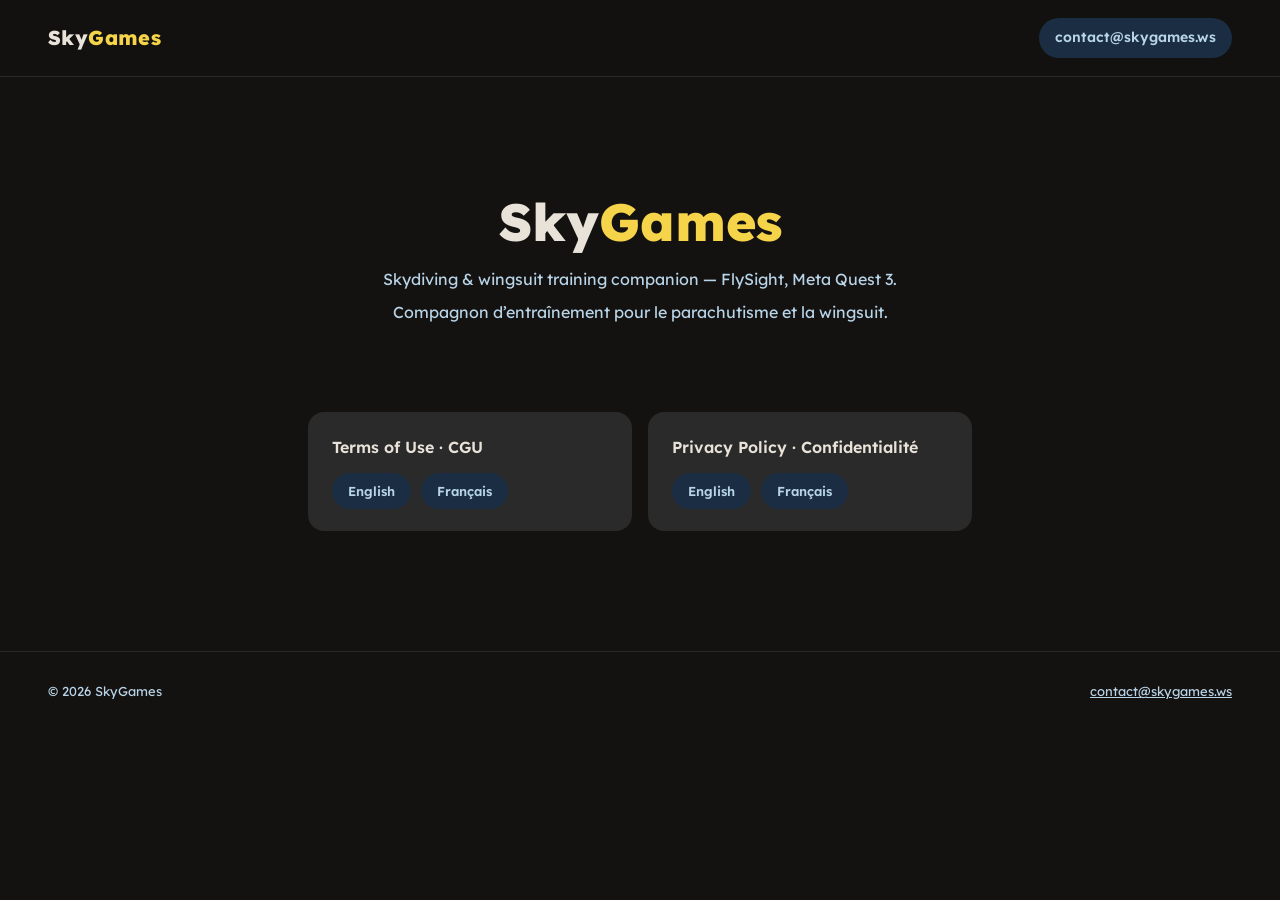
<file: index.html>
<!DOCTYPE html>
<html lang="en">
<head>
  <meta charset="utf-8" />
  <meta name="viewport" content="width=device-width, initial-scale=1" />
  <title>SkyGames</title>
  <meta name="description" content="SkyGames — skydiving and wingsuit training companion. FlySight, Meta Quest 3." />
  <link href="https://fonts.googleapis.com/css2?family=Lexend:wght@400;600;800&display=swap" rel="stylesheet" />
  <link rel="stylesheet" href="style.css" />
</head>
<body>
  <header class="top">
    <a class="brand" href="index.html">Sky<span>Games</span></a>
    <nav>
      <a class="navlink" href="mailto:contact@skygames.ws">contact@skygames.ws</a>
    </nav>
  </header>
  <main>
    <div class="hero">
      <h1>Sky<span>Games</span></h1>
      <p>Skydiving &amp; wingsuit training companion — FlySight, Meta Quest&nbsp;3.</p>
      <p lang="fr">Compagnon d’entraînement pour le parachutisme et la wingsuit.</p>
    </div>
    <div class="docs">
      <div class="doc-card">
        <b>Terms of Use &middot; CGU</b>
        <div class="doc-links">
          <a href="legal/terms-en.html">English</a>
          <a href="legal/terms-fr.html">Français</a>
        </div>
      </div>
      <div class="doc-card">
        <b>Privacy Policy &middot; Confidentialité</b>
        <div class="doc-links">
          <a href="legal/privacy-en.html">English</a>
          <a href="legal/privacy-fr.html">Français</a>
        </div>
      </div>
    </div>
  </main>
  <footer>
    <span>&copy; 2026 SkyGames</span>
    <a href="mailto:contact@skygames.ws">contact@skygames.ws</a>
  </footer>
</body>
</html>
</file>
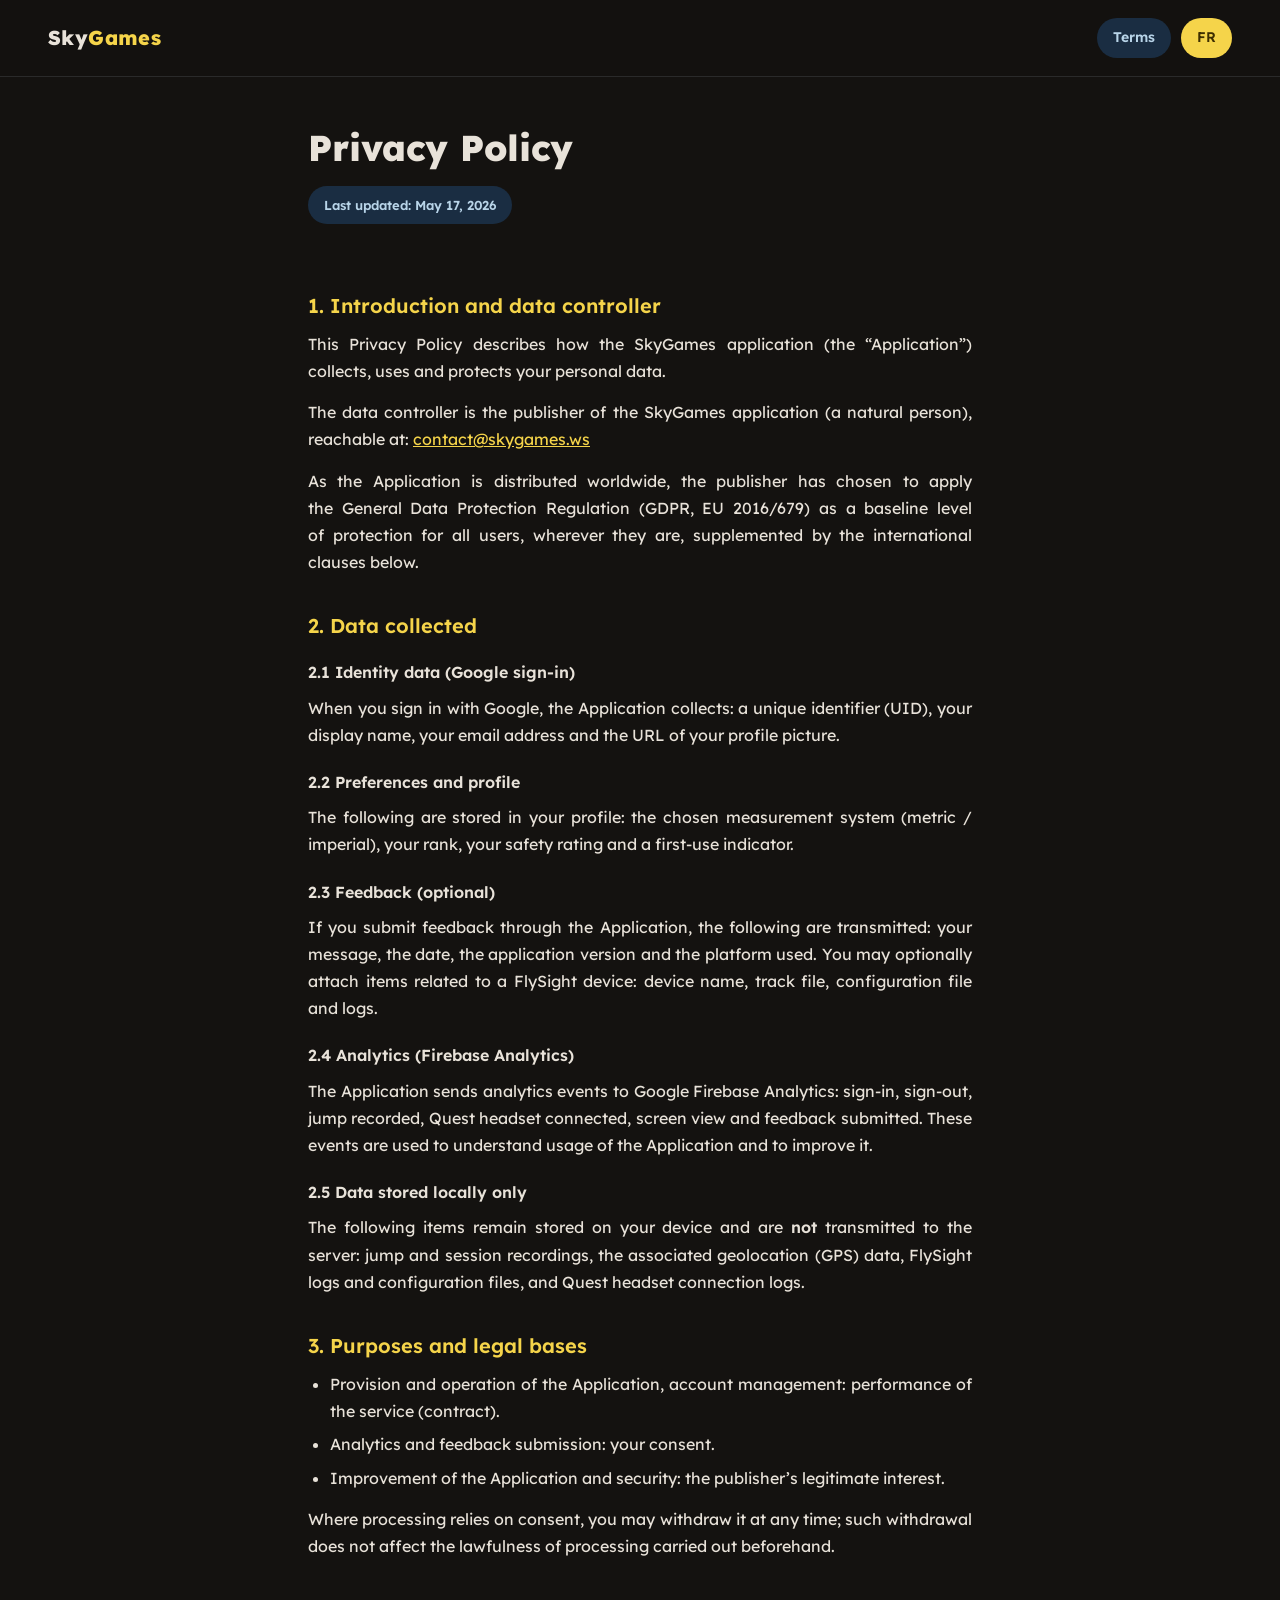
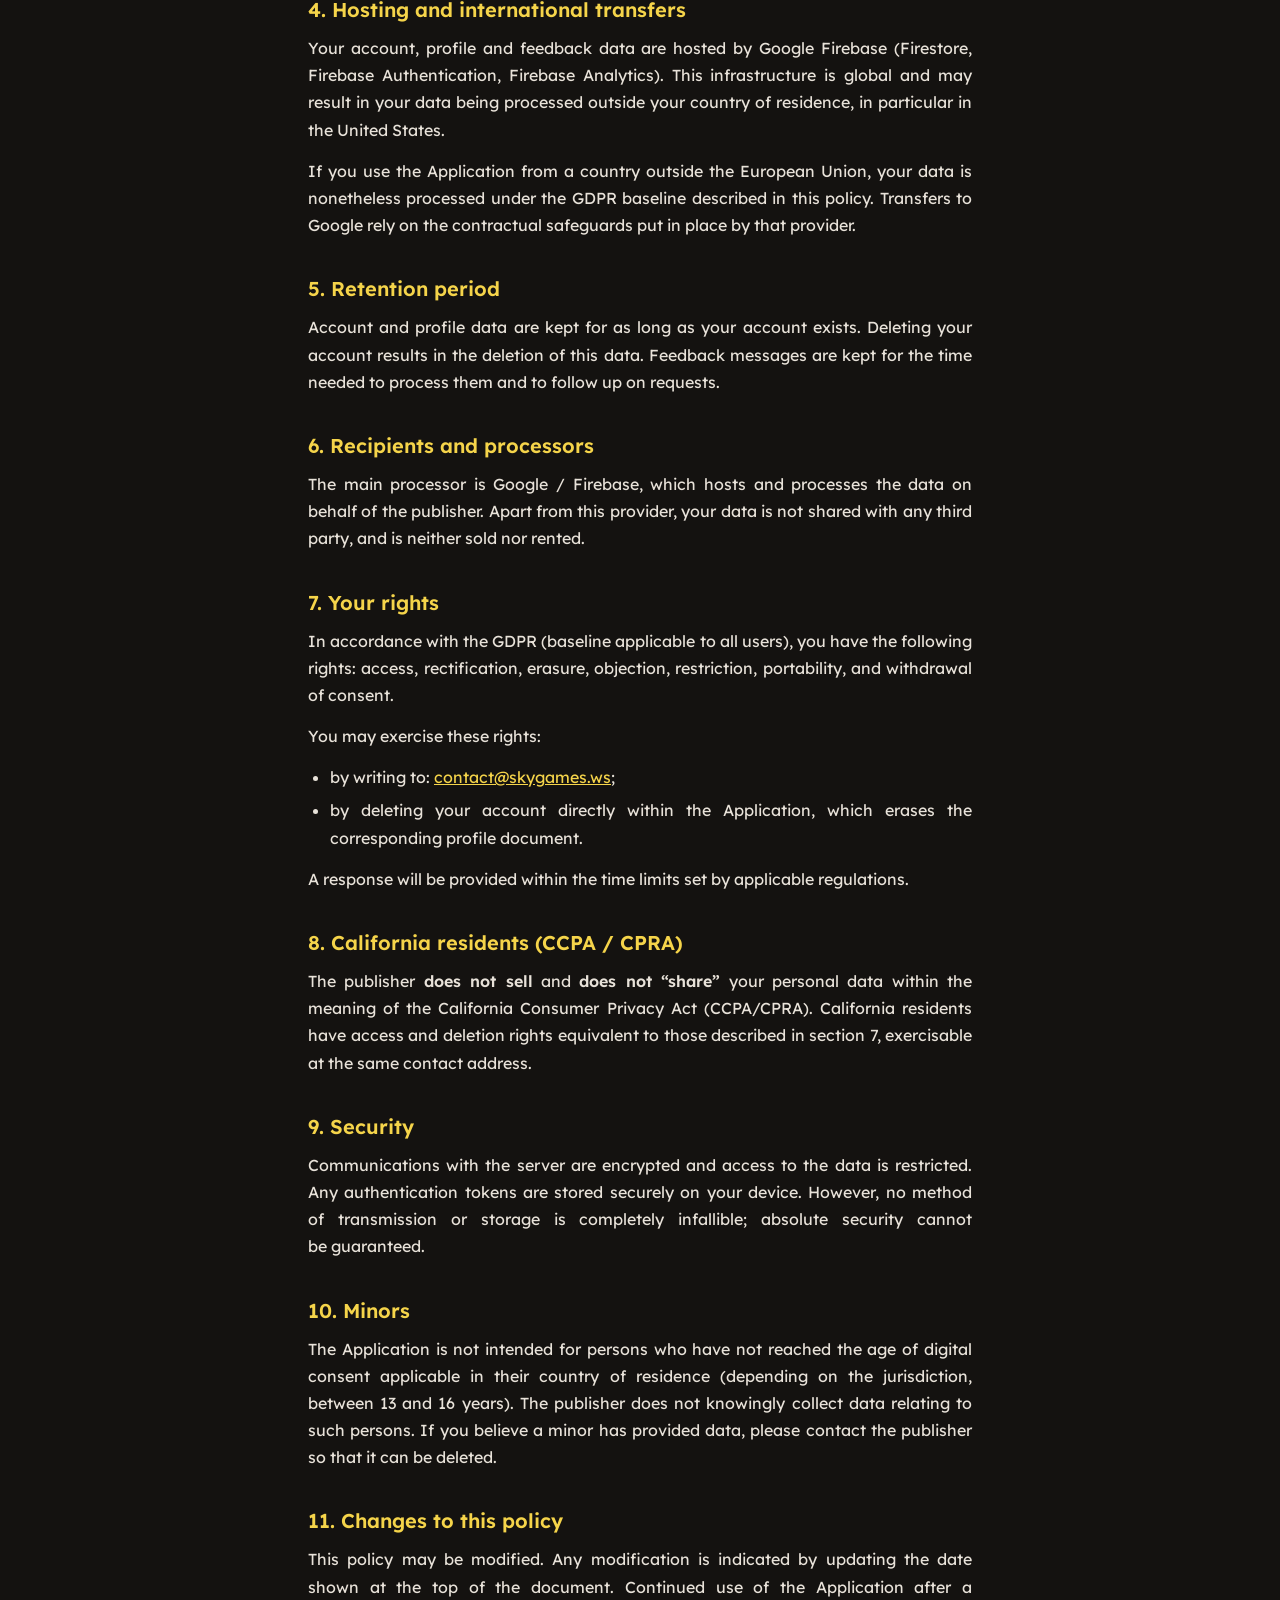
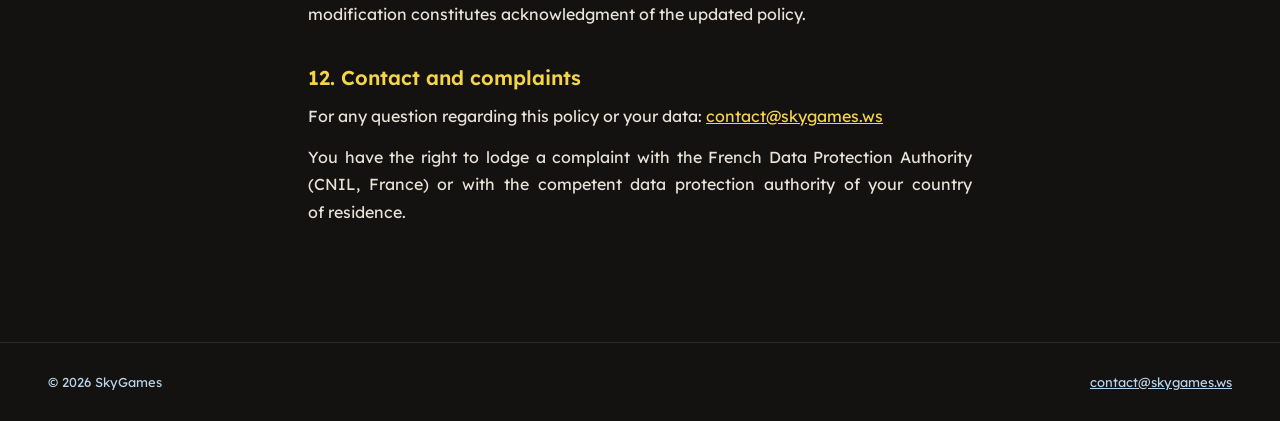
<file: legal/privacy-en.html>
<!DOCTYPE html>
<html lang="en">
<head>
  <meta charset="utf-8" />
  <meta name="viewport" content="width=device-width, initial-scale=1" />
  <title>Privacy Policy — SkyGames</title>
  <link href="https://fonts.googleapis.com/css2?family=Lexend:wght@400;600;800&display=swap" rel="stylesheet" />
  <link rel="stylesheet" href="../style.css" />
</head>
<body>
  <header class="top">
    <a class="brand" href="../index.html">Sky<span>Games</span></a>
    <nav>
      <a class="navlink" href="terms-en.html">Terms</a>
      <a class="lang" href="privacy-fr.html">FR</a>
    </nav>
  </header>
  <main>
    <h1>Privacy Policy</h1>
    <span class="updated">Last updated: May 17, 2026</span>

    <section>
      <h2>1. Introduction and data controller</h2>
      <p>This Privacy Policy describes how the SkyGames application (the “Application”) collects, uses and protects your personal data.</p>
      <p>The data controller is the publisher of the SkyGames application (a natural person), reachable at: <a href="mailto:contact@skygames.ws">contact@skygames.ws</a></p>
      <p>As the Application is distributed worldwide, the publisher has chosen to apply the General Data Protection Regulation (GDPR, EU&nbsp;2016/679) as a baseline level of protection for all users, wherever they are, supplemented by the international clauses below.</p>
    </section>

    <section>
      <h2>2. Data collected</h2>
      <h3>2.1 Identity data (Google sign-in)</h3>
      <p>When you sign in with Google, the Application collects: a unique identifier (UID), your display name, your email address and the URL of your profile picture.</p>
      <h3>2.2 Preferences and profile</h3>
      <p>The following are stored in your profile: the chosen measurement system (metric / imperial), your rank, your safety rating and a first-use indicator.</p>
      <h3>2.3 Feedback (optional)</h3>
      <p>If you submit feedback through the Application, the following are transmitted: your message, the date, the application version and the platform used. You may optionally attach items related to a FlySight device: device name, track file, configuration file and logs.</p>
      <h3>2.4 Analytics (Firebase Analytics)</h3>
      <p>The Application sends analytics events to Google Firebase Analytics: sign-in, sign-out, jump recorded, Quest headset connected, screen view and feedback submitted. These events are used to understand usage of the Application and to improve it.</p>
      <h3>2.5 Data stored locally only</h3>
      <p>The following items remain stored on your device and are <strong>not</strong> transmitted to the server: jump and session recordings, the associated geolocation (GPS) data, FlySight logs and configuration files, and Quest headset connection logs.</p>
    </section>

    <section>
      <h2>3. Purposes and legal bases</h2>
      <ul>
        <li>Provision and operation of the Application, account management: performance of the service (contract).</li>
        <li>Analytics and feedback submission: your consent.</li>
        <li>Improvement of the Application and security: the publisher’s legitimate interest.</li>
      </ul>
      <p>Where processing relies on consent, you may withdraw it at any time; such withdrawal does not affect the lawfulness of processing carried out beforehand.</p>
    </section>

    <section>
      <h2>4. Hosting and international transfers</h2>
      <p>Your account, profile and feedback data are hosted by Google Firebase (Firestore, Firebase Authentication, Firebase Analytics). This infrastructure is global and may result in your data being processed outside your country of residence, in particular in the United States.</p>
      <p>If you use the Application from a country outside the European Union, your data is nonetheless processed under the GDPR baseline described in this policy. Transfers to Google rely on the contractual safeguards put in place by that provider.</p>
    </section>

    <section>
      <h2>5. Retention period</h2>
      <p>Account and profile data are kept for as long as your account exists. Deleting your account results in the deletion of this data. Feedback messages are kept for the time needed to process them and to follow up on requests.</p>
    </section>

    <section>
      <h2>6. Recipients and processors</h2>
      <p>The main processor is Google / Firebase, which hosts and processes the data on behalf of the publisher. Apart from this provider, your data is not shared with any third party, and is neither sold nor rented.</p>
    </section>

    <section>
      <h2>7. Your rights</h2>
      <p>In accordance with the GDPR (baseline applicable to all users), you have the following rights: access, rectification, erasure, objection, restriction, portability, and withdrawal of consent.</p>
      <p>You may exercise these rights:</p>
      <ul>
        <li>by writing to: <a href="mailto:contact@skygames.ws">contact@skygames.ws</a>;</li>
        <li>by deleting your account directly within the Application, which erases the corresponding profile document.</li>
      </ul>
      <p>A response will be provided within the time limits set by applicable regulations.</p>
    </section>

    <section>
      <h2>8. California residents (CCPA / CPRA)</h2>
      <p>The publisher <strong>does not sell</strong> and <strong>does not “share”</strong> your personal data within the meaning of the California Consumer Privacy Act (CCPA/CPRA). California residents have access and deletion rights equivalent to those described in section&nbsp;7, exercisable at the same contact address.</p>
    </section>

    <section>
      <h2>9. Security</h2>
      <p>Communications with the server are encrypted and access to the data is restricted. Any authentication tokens are stored securely on your device. However, no method of transmission or storage is completely infallible; absolute security cannot be guaranteed.</p>
    </section>

    <section>
      <h2>10. Minors</h2>
      <p>The Application is not intended for persons who have not reached the age of digital consent applicable in their country of residence (depending on the jurisdiction, between 13 and 16 years). The publisher does not knowingly collect data relating to such persons. If you believe a minor has provided data, please contact the publisher so that it can be deleted.</p>
    </section>

    <section>
      <h2>11. Changes to this policy</h2>
      <p>This policy may be modified. Any modification is indicated by updating the date shown at the top of the document. Continued use of the Application after a modification constitutes acknowledgment of the updated policy.</p>
    </section>

    <section>
      <h2>12. Contact and complaints</h2>
      <p>For any question regarding this policy or your data: <a href="mailto:contact@skygames.ws">contact@skygames.ws</a></p>
      <p>You have the right to lodge a complaint with the French Data Protection Authority (CNIL, France) or with the competent data protection authority of your country of residence.</p>
    </section>
  </main>
  <footer>
    <span>&copy; 2026 SkyGames</span>
    <a href="mailto:contact@skygames.ws">contact@skygames.ws</a>
  </footer>
</body>
</html>
</file>
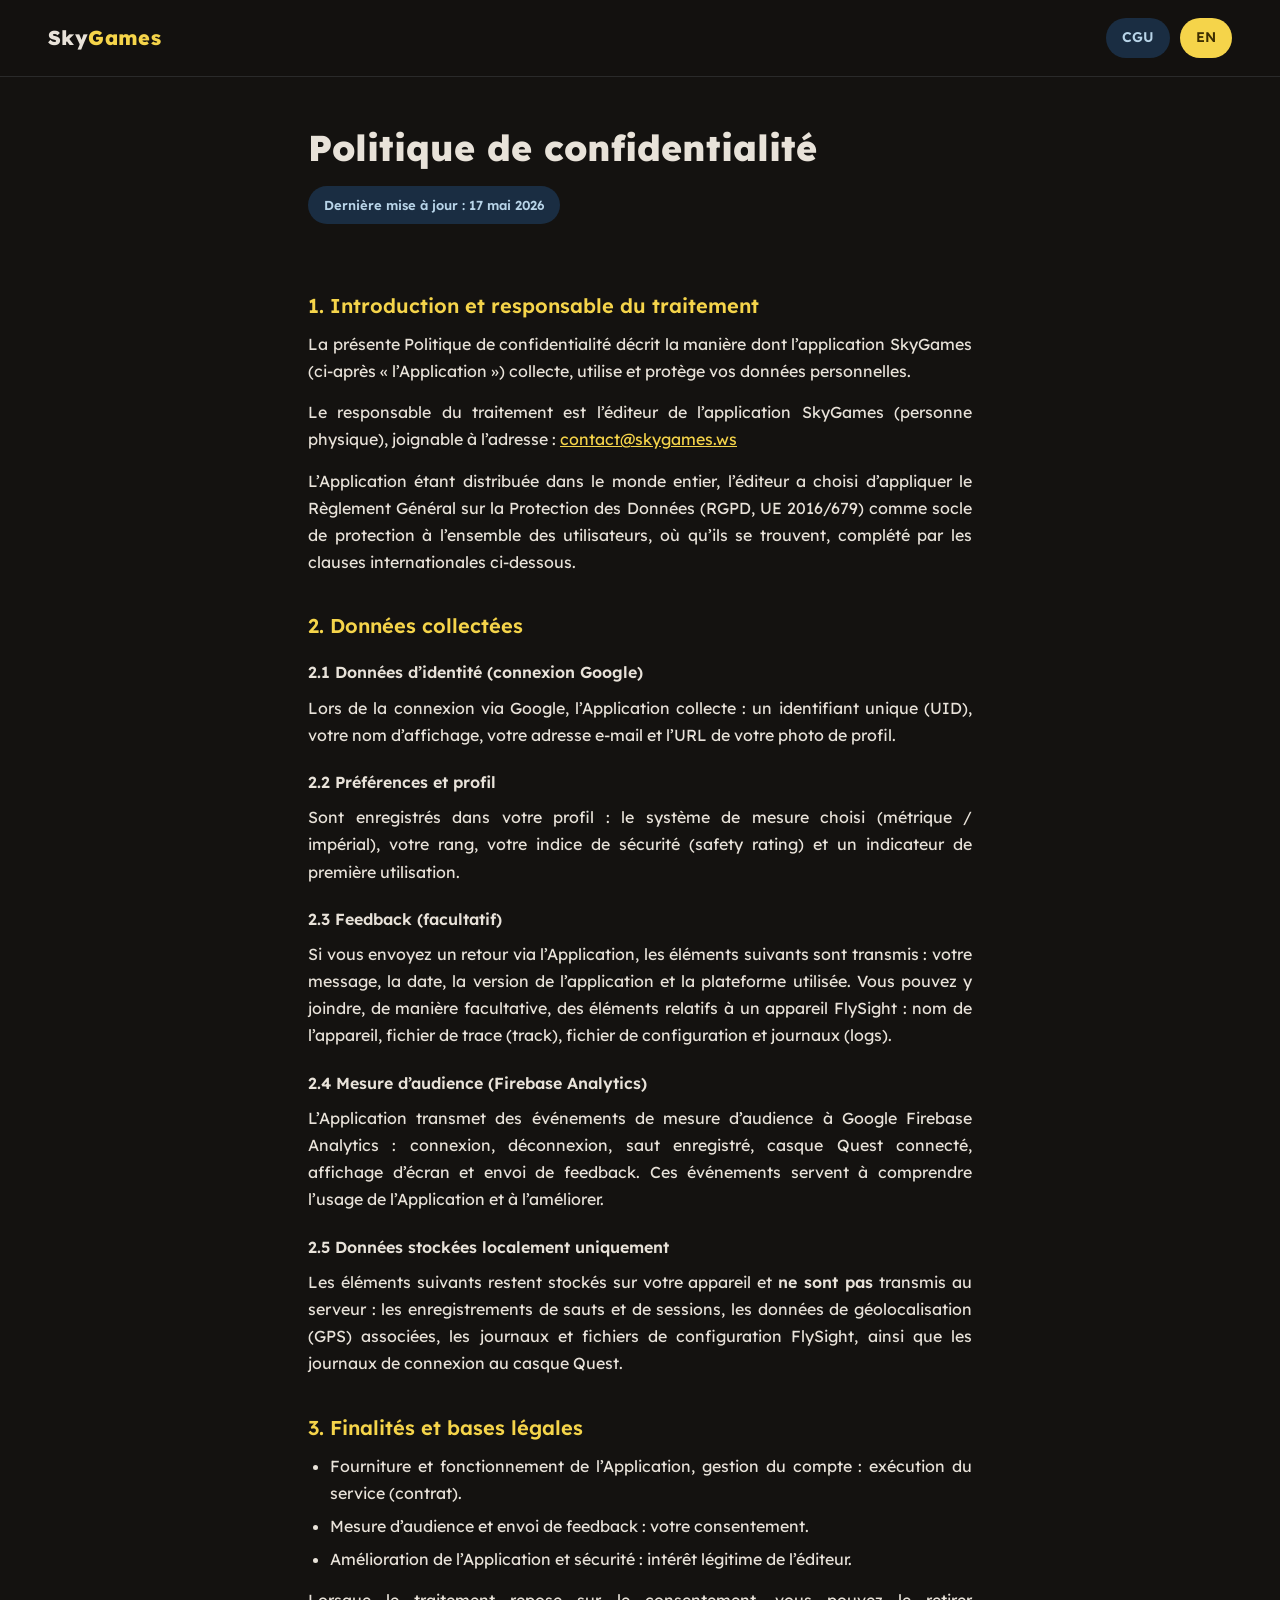
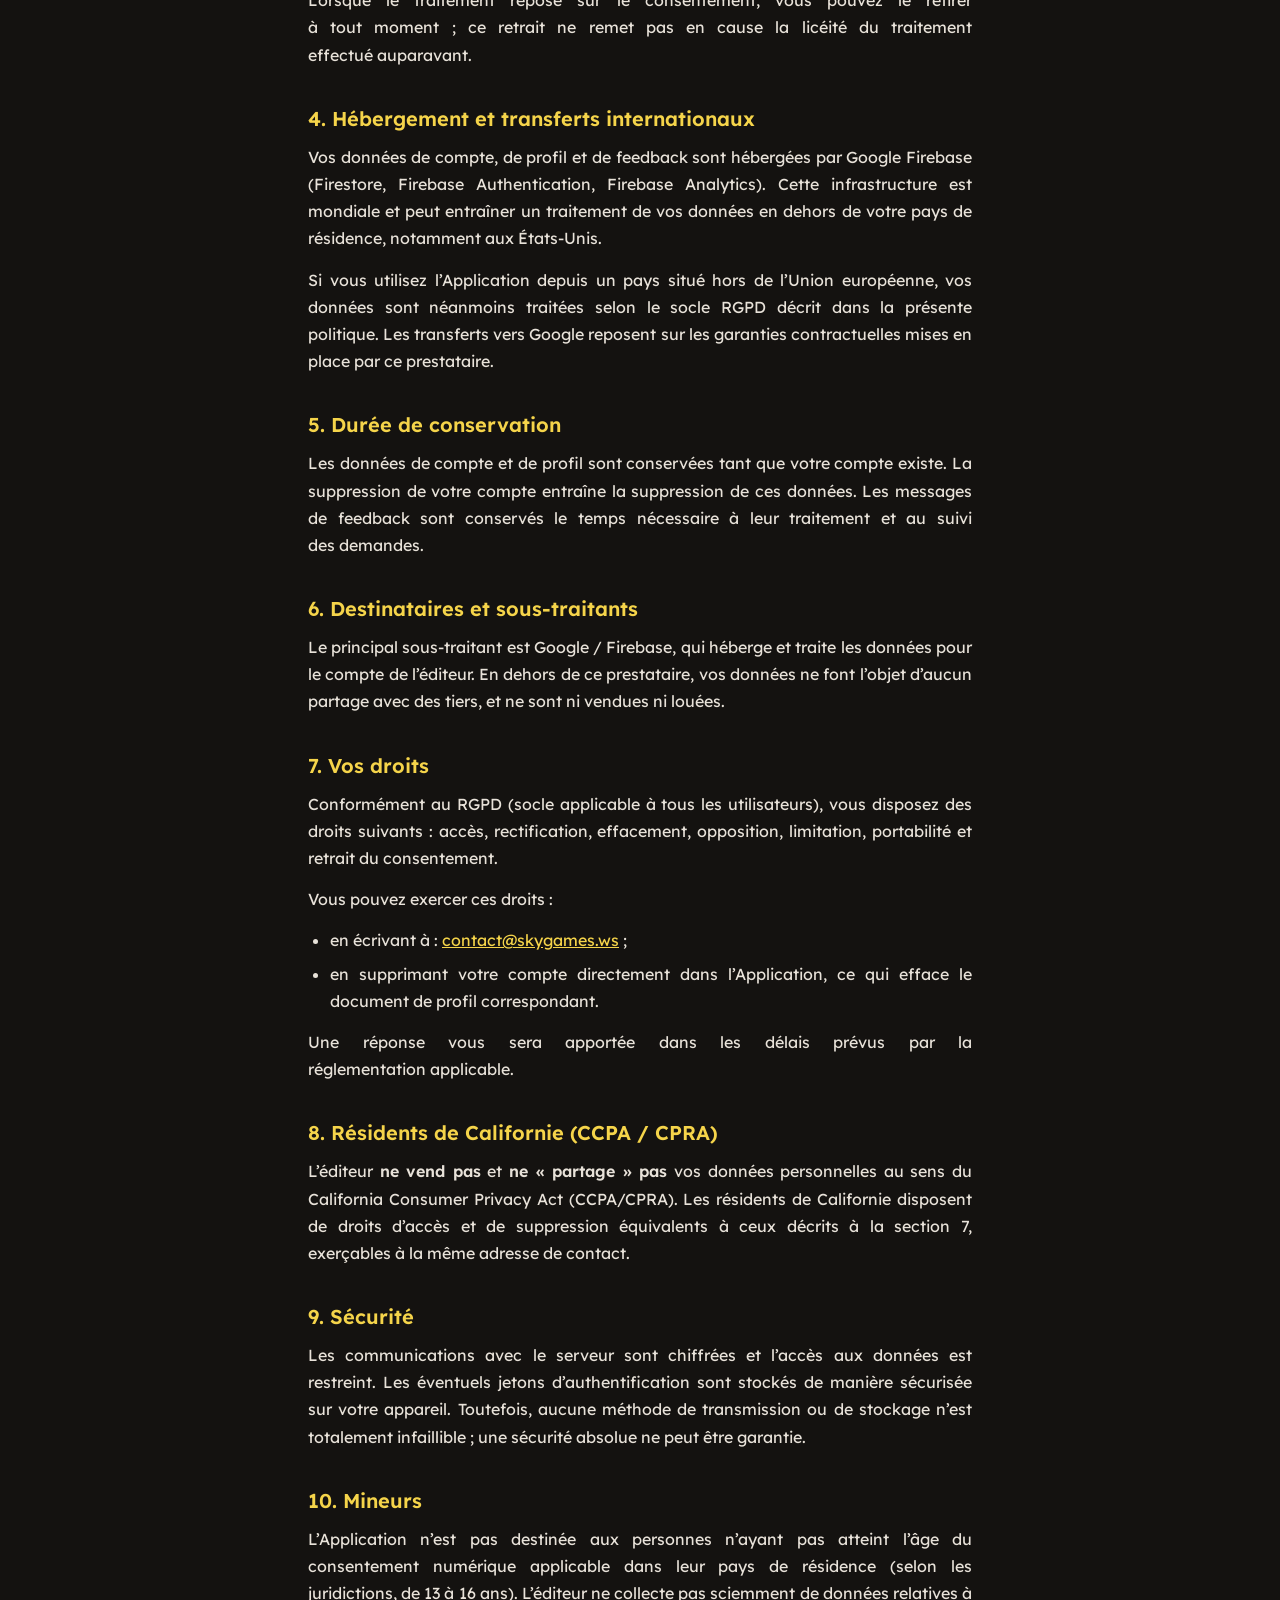
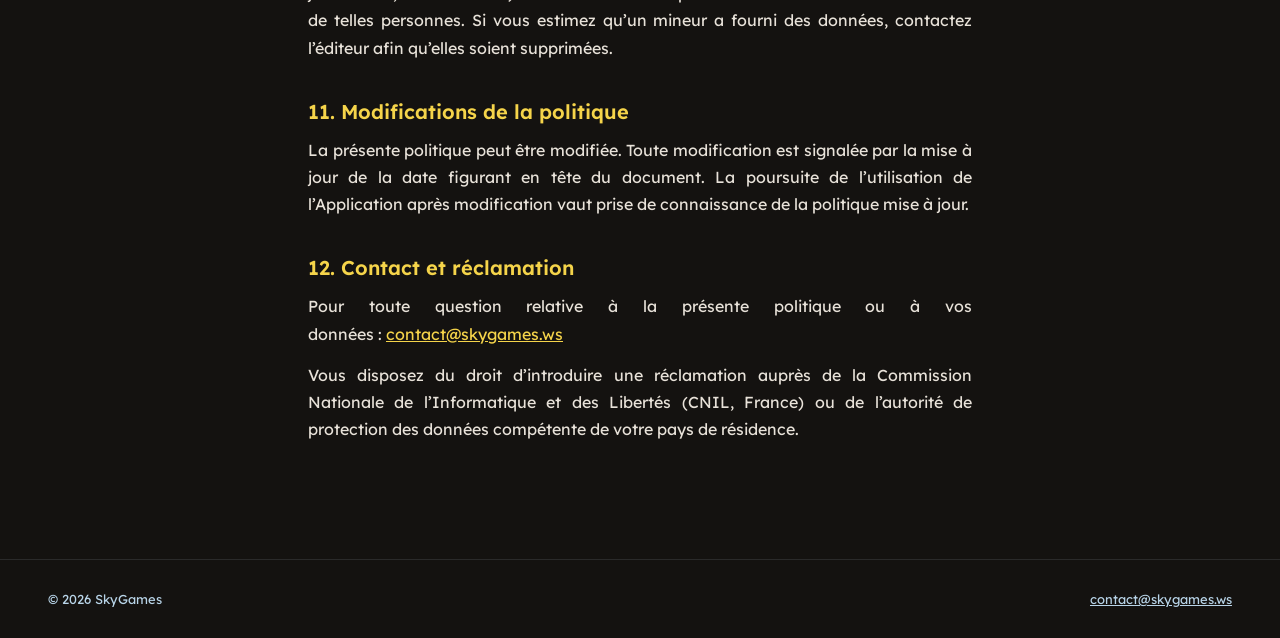
<file: legal/privacy-fr.html>
<!DOCTYPE html>
<html lang="fr">
<head>
  <meta charset="utf-8" />
  <meta name="viewport" content="width=device-width, initial-scale=1" />
  <title>Politique de confidentialité — SkyGames</title>
  <link href="https://fonts.googleapis.com/css2?family=Lexend:wght@400;600;800&display=swap" rel="stylesheet" />
  <link rel="stylesheet" href="../style.css" />
</head>
<body>
  <header class="top">
    <a class="brand" href="../index.html">Sky<span>Games</span></a>
    <nav>
      <a class="navlink" href="terms-fr.html">CGU</a>
      <a class="lang" href="privacy-en.html">EN</a>
    </nav>
  </header>
  <main>
    <h1>Politique de confidentialité</h1>
    <span class="updated">Dernière mise à jour&nbsp;: 17 mai 2026</span>

    <section>
      <h2>1. Introduction et responsable du traitement</h2>
      <p>La présente Politique de confidentialité décrit la manière dont l’application SkyGames (ci-après «&nbsp;l’Application&nbsp;») collecte, utilise et protège vos données personnelles.</p>
      <p>Le responsable du traitement est l’éditeur de l’application SkyGames (personne physique), joignable à l’adresse&nbsp;: <a href="mailto:contact@skygames.ws">contact@skygames.ws</a></p>
      <p>L’Application étant distribuée dans le monde entier, l’éditeur a choisi d’appliquer le Règlement Général sur la Protection des Données (RGPD, UE&nbsp;2016/679) comme socle de protection à l’ensemble des utilisateurs, où qu’ils se trouvent, complété par les clauses internationales ci-dessous.</p>
    </section>

    <section>
      <h2>2. Données collectées</h2>
      <h3>2.1 Données d’identité (connexion Google)</h3>
      <p>Lors de la connexion via Google, l’Application collecte&nbsp;: un identifiant unique (UID), votre nom d’affichage, votre adresse e-mail et l’URL de votre photo de profil.</p>
      <h3>2.2 Préférences et profil</h3>
      <p>Sont enregistrés dans votre profil&nbsp;: le système de mesure choisi (métrique / impérial), votre rang, votre indice de sécurité (safety rating) et un indicateur de première utilisation.</p>
      <h3>2.3 Feedback (facultatif)</h3>
      <p>Si vous envoyez un retour via l’Application, les éléments suivants sont transmis&nbsp;: votre message, la date, la version de l’application et la plateforme utilisée. Vous pouvez y joindre, de manière facultative, des éléments relatifs à un appareil FlySight&nbsp;: nom de l’appareil, fichier de trace (track), fichier de configuration et journaux (logs).</p>
      <h3>2.4 Mesure d’audience (Firebase Analytics)</h3>
      <p>L’Application transmet des événements de mesure d’audience à Google Firebase Analytics&nbsp;: connexion, déconnexion, saut enregistré, casque Quest connecté, affichage d’écran et envoi de feedback. Ces événements servent à comprendre l’usage de l’Application et à l’améliorer.</p>
      <h3>2.5 Données stockées localement uniquement</h3>
      <p>Les éléments suivants restent stockés sur votre appareil et <strong>ne sont pas</strong> transmis au serveur&nbsp;: les enregistrements de sauts et de sessions, les données de géolocalisation (GPS) associées, les journaux et fichiers de configuration FlySight, ainsi que les journaux de connexion au casque Quest.</p>
    </section>

    <section>
      <h2>3. Finalités et bases légales</h2>
      <ul>
        <li>Fourniture et fonctionnement de l’Application, gestion du compte&nbsp;: exécution du service (contrat).</li>
        <li>Mesure d’audience et envoi de feedback&nbsp;: votre consentement.</li>
        <li>Amélioration de l’Application et sécurité&nbsp;: intérêt légitime de l’éditeur.</li>
      </ul>
      <p>Lorsque le traitement repose sur le consentement, vous pouvez le retirer à tout moment&nbsp;; ce retrait ne remet pas en cause la licéité du traitement effectué auparavant.</p>
    </section>

    <section>
      <h2>4. Hébergement et transferts internationaux</h2>
      <p>Vos données de compte, de profil et de feedback sont hébergées par Google Firebase (Firestore, Firebase Authentication, Firebase Analytics). Cette infrastructure est mondiale et peut entraîner un traitement de vos données en dehors de votre pays de résidence, notamment aux États-Unis.</p>
      <p>Si vous utilisez l’Application depuis un pays situé hors de l’Union européenne, vos données sont néanmoins traitées selon le socle RGPD décrit dans la présente politique. Les transferts vers Google reposent sur les garanties contractuelles mises en place par ce prestataire.</p>
    </section>

    <section>
      <h2>5. Durée de conservation</h2>
      <p>Les données de compte et de profil sont conservées tant que votre compte existe. La suppression de votre compte entraîne la suppression de ces données. Les messages de feedback sont conservés le temps nécessaire à leur traitement et au suivi des demandes.</p>
    </section>

    <section>
      <h2>6. Destinataires et sous-traitants</h2>
      <p>Le principal sous-traitant est Google / Firebase, qui héberge et traite les données pour le compte de l’éditeur. En dehors de ce prestataire, vos données ne font l’objet d’aucun partage avec des tiers, et ne sont ni vendues ni louées.</p>
    </section>

    <section>
      <h2>7. Vos droits</h2>
      <p>Conformément au RGPD (socle applicable à tous les utilisateurs), vous disposez des droits suivants&nbsp;: accès, rectification, effacement, opposition, limitation, portabilité et retrait du consentement.</p>
      <p>Vous pouvez exercer ces droits&nbsp;:</p>
      <ul>
        <li>en écrivant à&nbsp;: <a href="mailto:contact@skygames.ws">contact@skygames.ws</a>&nbsp;;</li>
        <li>en supprimant votre compte directement dans l’Application, ce qui efface le document de profil correspondant.</li>
      </ul>
      <p>Une réponse vous sera apportée dans les délais prévus par la réglementation applicable.</p>
    </section>

    <section>
      <h2>8. Résidents de Californie (CCPA / CPRA)</h2>
      <p>L’éditeur <strong>ne vend pas</strong> et <strong>ne «&nbsp;partage&nbsp;» pas</strong> vos données personnelles au sens du California Consumer Privacy Act (CCPA/CPRA). Les résidents de Californie disposent de droits d’accès et de suppression équivalents à ceux décrits à la section&nbsp;7, exerçables à la même adresse de contact.</p>
    </section>

    <section>
      <h2>9. Sécurité</h2>
      <p>Les communications avec le serveur sont chiffrées et l’accès aux données est restreint. Les éventuels jetons d’authentification sont stockés de manière sécurisée sur votre appareil. Toutefois, aucune méthode de transmission ou de stockage n’est totalement infaillible&nbsp;; une sécurité absolue ne peut être garantie.</p>
    </section>

    <section>
      <h2>10. Mineurs</h2>
      <p>L’Application n’est pas destinée aux personnes n’ayant pas atteint l’âge du consentement numérique applicable dans leur pays de résidence (selon les juridictions, de 13 à 16 ans). L’éditeur ne collecte pas sciemment de données relatives à de telles personnes. Si vous estimez qu’un mineur a fourni des données, contactez l’éditeur afin qu’elles soient supprimées.</p>
    </section>

    <section>
      <h2>11. Modifications de la politique</h2>
      <p>La présente politique peut être modifiée. Toute modification est signalée par la mise à jour de la date figurant en tête du document. La poursuite de l’utilisation de l’Application après modification vaut prise de connaissance de la politique mise à jour.</p>
    </section>

    <section>
      <h2>12. Contact et réclamation</h2>
      <p>Pour toute question relative à la présente politique ou à vos données&nbsp;: <a href="mailto:contact@skygames.ws">contact@skygames.ws</a></p>
      <p>Vous disposez du droit d’introduire une réclamation auprès de la Commission Nationale de l’Informatique et des Libertés (CNIL, France) ou de l’autorité de protection des données compétente de votre pays de résidence.</p>
    </section>
  </main>
  <footer>
    <span>&copy; 2026 SkyGames</span>
    <a href="mailto:contact@skygames.ws">contact@skygames.ws</a>
  </footer>
</body>
</html>
</file>
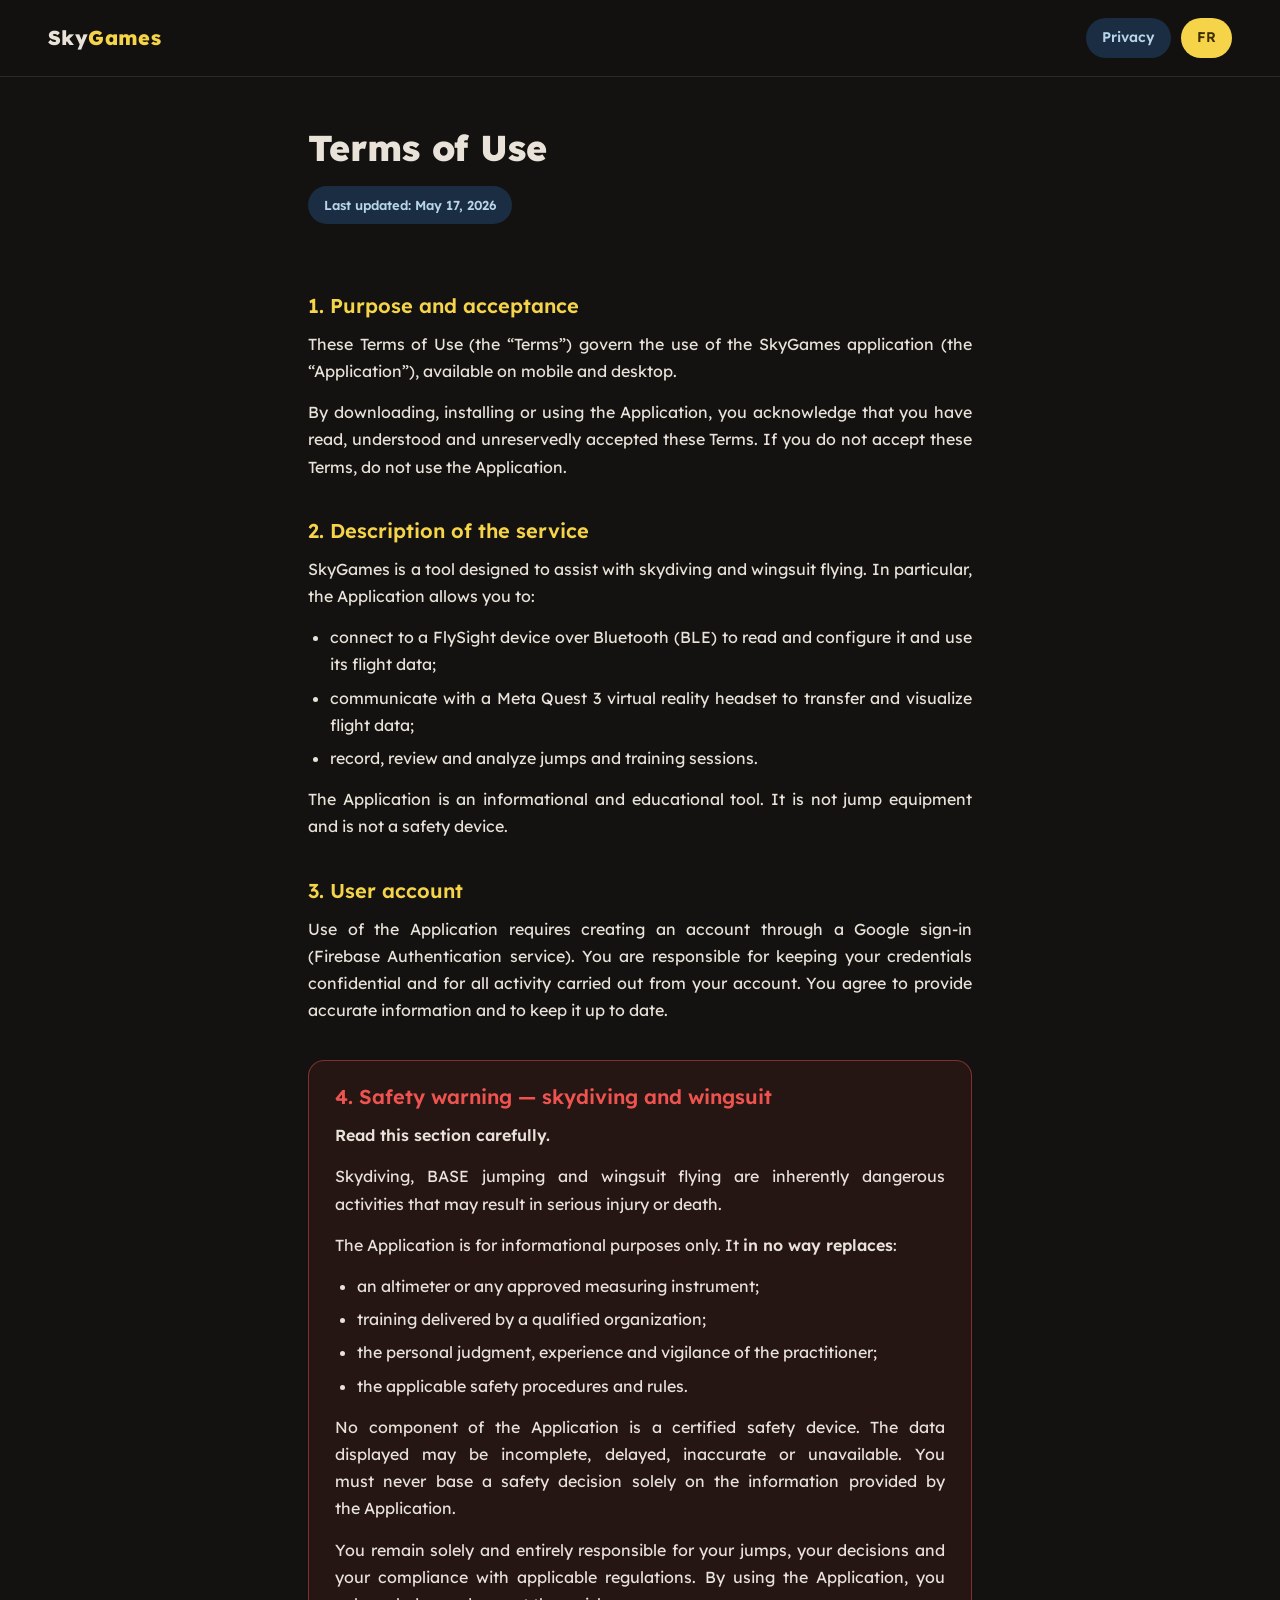
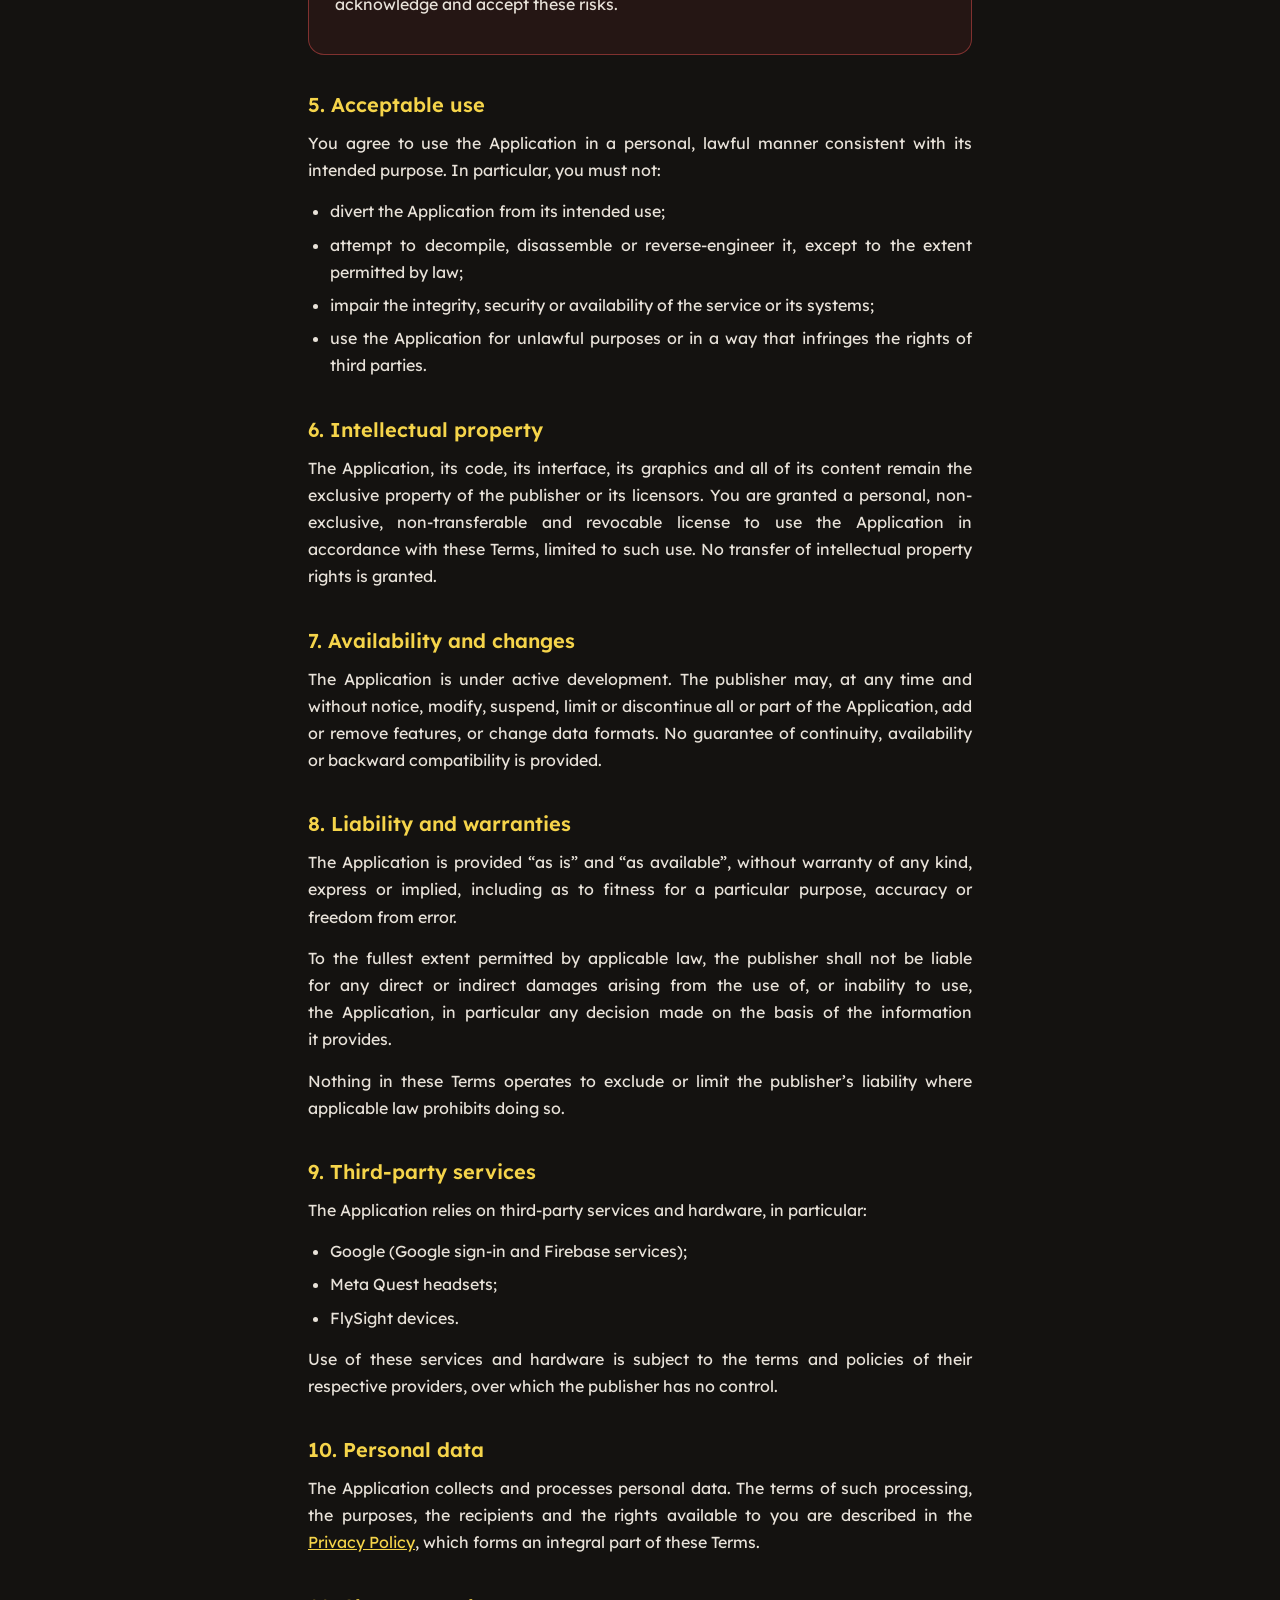
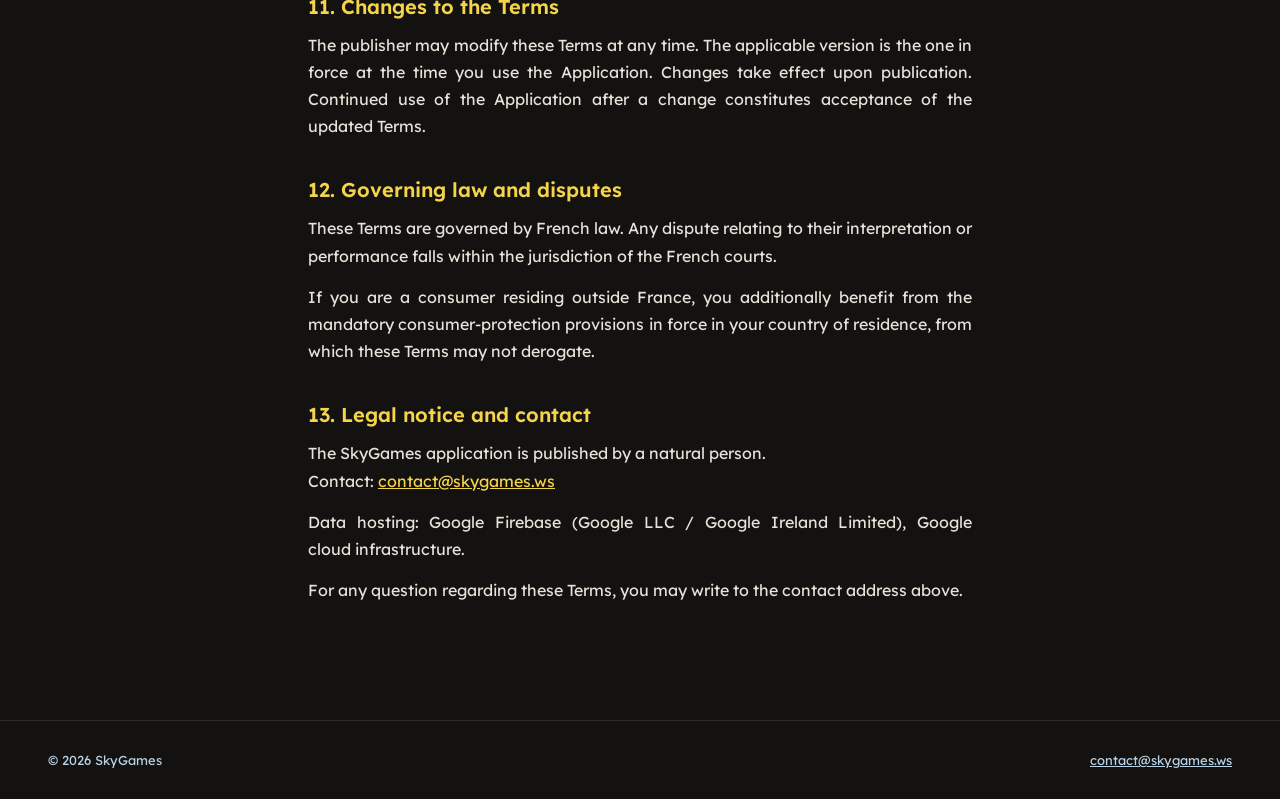
<file: legal/terms-en.html>
<!DOCTYPE html>
<html lang="en">
<head>
  <meta charset="utf-8" />
  <meta name="viewport" content="width=device-width, initial-scale=1" />
  <title>Terms of Use — SkyGames</title>
  <link href="https://fonts.googleapis.com/css2?family=Lexend:wght@400;600;800&display=swap" rel="stylesheet" />
  <link rel="stylesheet" href="../style.css" />
</head>
<body>
  <header class="top">
    <a class="brand" href="../index.html">Sky<span>Games</span></a>
    <nav>
      <a class="navlink" href="privacy-en.html">Privacy</a>
      <a class="lang" href="terms-fr.html">FR</a>
    </nav>
  </header>
  <main>
    <h1>Terms of Use</h1>
    <span class="updated">Last updated: May 17, 2026</span>

    <section>
      <h2>1. Purpose and acceptance</h2>
      <p>These Terms of Use (the “Terms”) govern the use of the SkyGames application (the “Application”), available on mobile and desktop.</p>
      <p>By downloading, installing or using the Application, you acknowledge that you have read, understood and unreservedly accepted these Terms. If you do not accept these Terms, do not use the Application.</p>
    </section>

    <section>
      <h2>2. Description of the service</h2>
      <p>SkyGames is a tool designed to assist with skydiving and wingsuit flying. In particular, the Application allows you to:</p>
      <ul>
        <li>connect to a FlySight device over Bluetooth (BLE) to read and configure it and use its flight data;</li>
        <li>communicate with a Meta Quest 3 virtual reality headset to transfer and visualize flight data;</li>
        <li>record, review and analyze jumps and training sessions.</li>
      </ul>
      <p>The Application is an informational and educational tool. It is not jump equipment and is not a safety device.</p>
    </section>

    <section>
      <h2>3. User account</h2>
      <p>Use of the Application requires creating an account through a Google sign-in (Firebase Authentication service). You are responsible for keeping your credentials confidential and for all activity carried out from your account. You agree to provide accurate information and to keep it up to date.</p>
    </section>

    <section class="warning">
      <h2>4. Safety warning — skydiving and wingsuit</h2>
      <p class="lead">Read this section carefully.</p>
      <p>Skydiving, BASE jumping and wingsuit flying are inherently dangerous activities that may result in serious injury or death.</p>
      <p>The Application is for informational purposes only. It <strong>in no way replaces</strong>:</p>
      <ul>
        <li>an altimeter or any approved measuring instrument;</li>
        <li>training delivered by a qualified organization;</li>
        <li>the personal judgment, experience and vigilance of the practitioner;</li>
        <li>the applicable safety procedures and rules.</li>
      </ul>
      <p>No component of the Application is a certified safety device. The data displayed may be incomplete, delayed, inaccurate or unavailable. You must never base a safety decision solely on the information provided by the Application.</p>
      <p>You remain solely and entirely responsible for your jumps, your decisions and your compliance with applicable regulations. By using the Application, you acknowledge and accept these risks.</p>
    </section>

    <section>
      <h2>5. Acceptable use</h2>
      <p>You agree to use the Application in a personal, lawful manner consistent with its intended purpose. In particular, you must not:</p>
      <ul>
        <li>divert the Application from its intended use;</li>
        <li>attempt to decompile, disassemble or reverse-engineer it, except to the extent permitted by law;</li>
        <li>impair the integrity, security or availability of the service or its systems;</li>
        <li>use the Application for unlawful purposes or in a way that infringes the rights of third parties.</li>
      </ul>
    </section>

    <section>
      <h2>6. Intellectual property</h2>
      <p>The Application, its code, its interface, its graphics and all of its content remain the exclusive property of the publisher or its licensors. You are granted a personal, non-exclusive, non-transferable and revocable license to use the Application in accordance with these Terms, limited to such use. No transfer of intellectual property rights is granted.</p>
    </section>

    <section>
      <h2>7. Availability and changes</h2>
      <p>The Application is under active development. The publisher may, at any time and without notice, modify, suspend, limit or discontinue all or part of the Application, add or remove features, or change data formats. No guarantee of continuity, availability or backward compatibility is provided.</p>
    </section>

    <section>
      <h2>8. Liability and warranties</h2>
      <p>The Application is provided “as is” and “as available”, without warranty of any kind, express or implied, including as to fitness for a particular purpose, accuracy or freedom from error.</p>
      <p>To the fullest extent permitted by applicable law, the publisher shall not be liable for any direct or indirect damages arising from the use of, or inability to use, the Application, in particular any decision made on the basis of the information it provides.</p>
      <p>Nothing in these Terms operates to exclude or limit the publisher’s liability where applicable law prohibits doing so.</p>
    </section>

    <section>
      <h2>9. Third-party services</h2>
      <p>The Application relies on third-party services and hardware, in particular:</p>
      <ul>
        <li>Google (Google sign-in and Firebase services);</li>
        <li>Meta Quest headsets;</li>
        <li>FlySight devices.</li>
      </ul>
      <p>Use of these services and hardware is subject to the terms and policies of their respective providers, over which the publisher has no control.</p>
    </section>

    <section>
      <h2>10. Personal data</h2>
      <p>The Application collects and processes personal data. The terms of such processing, the purposes, the recipients and the rights available to you are described in the <a href="privacy-en.html">Privacy Policy</a>, which forms an integral part of these Terms.</p>
    </section>

    <section>
      <h2>11. Changes to the Terms</h2>
      <p>The publisher may modify these Terms at any time. The applicable version is the one in force at the time you use the Application. Changes take effect upon publication. Continued use of the Application after a change constitutes acceptance of the updated Terms.</p>
    </section>

    <section>
      <h2>12. Governing law and disputes</h2>
      <p>These Terms are governed by French law. Any dispute relating to their interpretation or performance falls within the jurisdiction of the French courts.</p>
      <p>If you are a consumer residing outside France, you additionally benefit from the mandatory consumer-protection provisions in force in your country of residence, from which these Terms may not derogate.</p>
    </section>

    <section>
      <h2>13. Legal notice and contact</h2>
      <p>The SkyGames application is published by a natural person.<br />Contact: <a href="mailto:contact@skygames.ws">contact@skygames.ws</a></p>
      <p>Data hosting: Google Firebase (Google LLC / Google Ireland Limited), Google cloud infrastructure.</p>
      <p>For any question regarding these Terms, you may write to the contact address above.</p>
    </section>
  </main>
  <footer>
    <span>&copy; 2026 SkyGames</span>
    <a href="mailto:contact@skygames.ws">contact@skygames.ws</a>
  </footer>
</body>
</html>
</file>
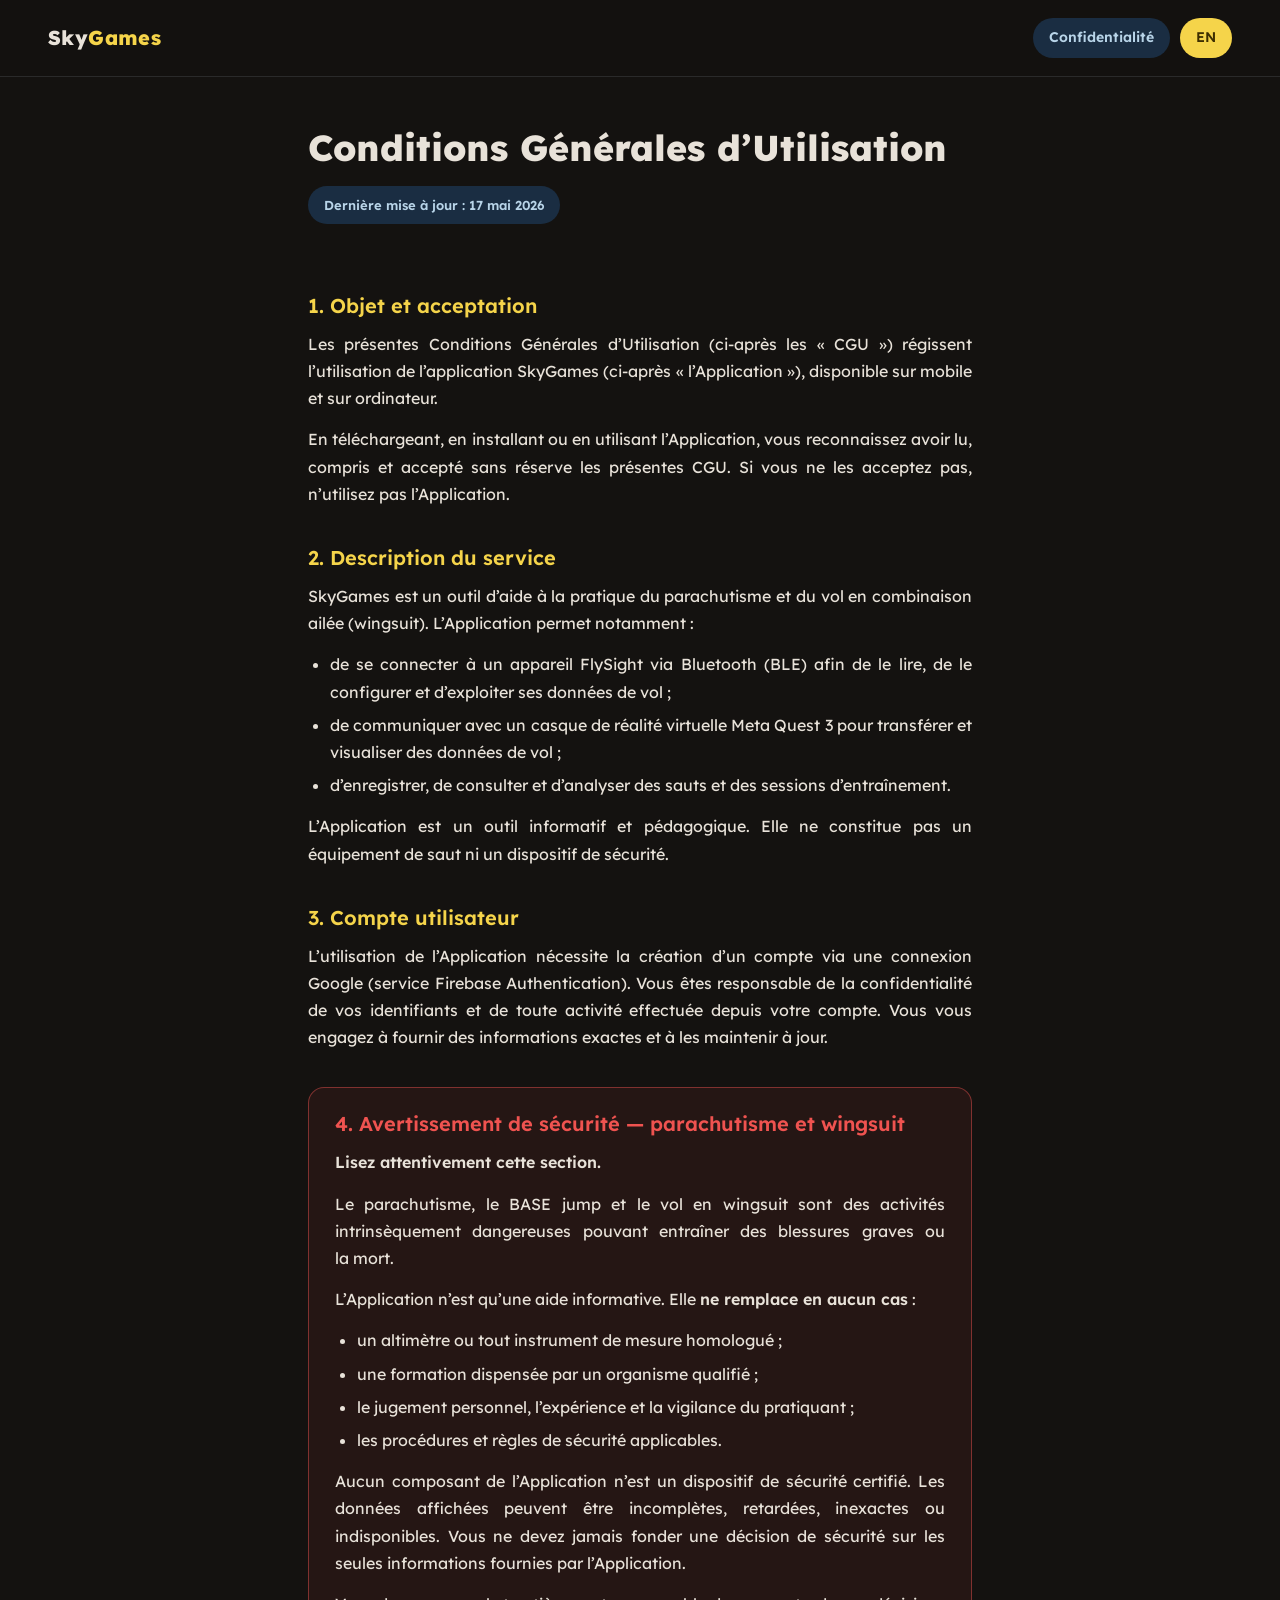
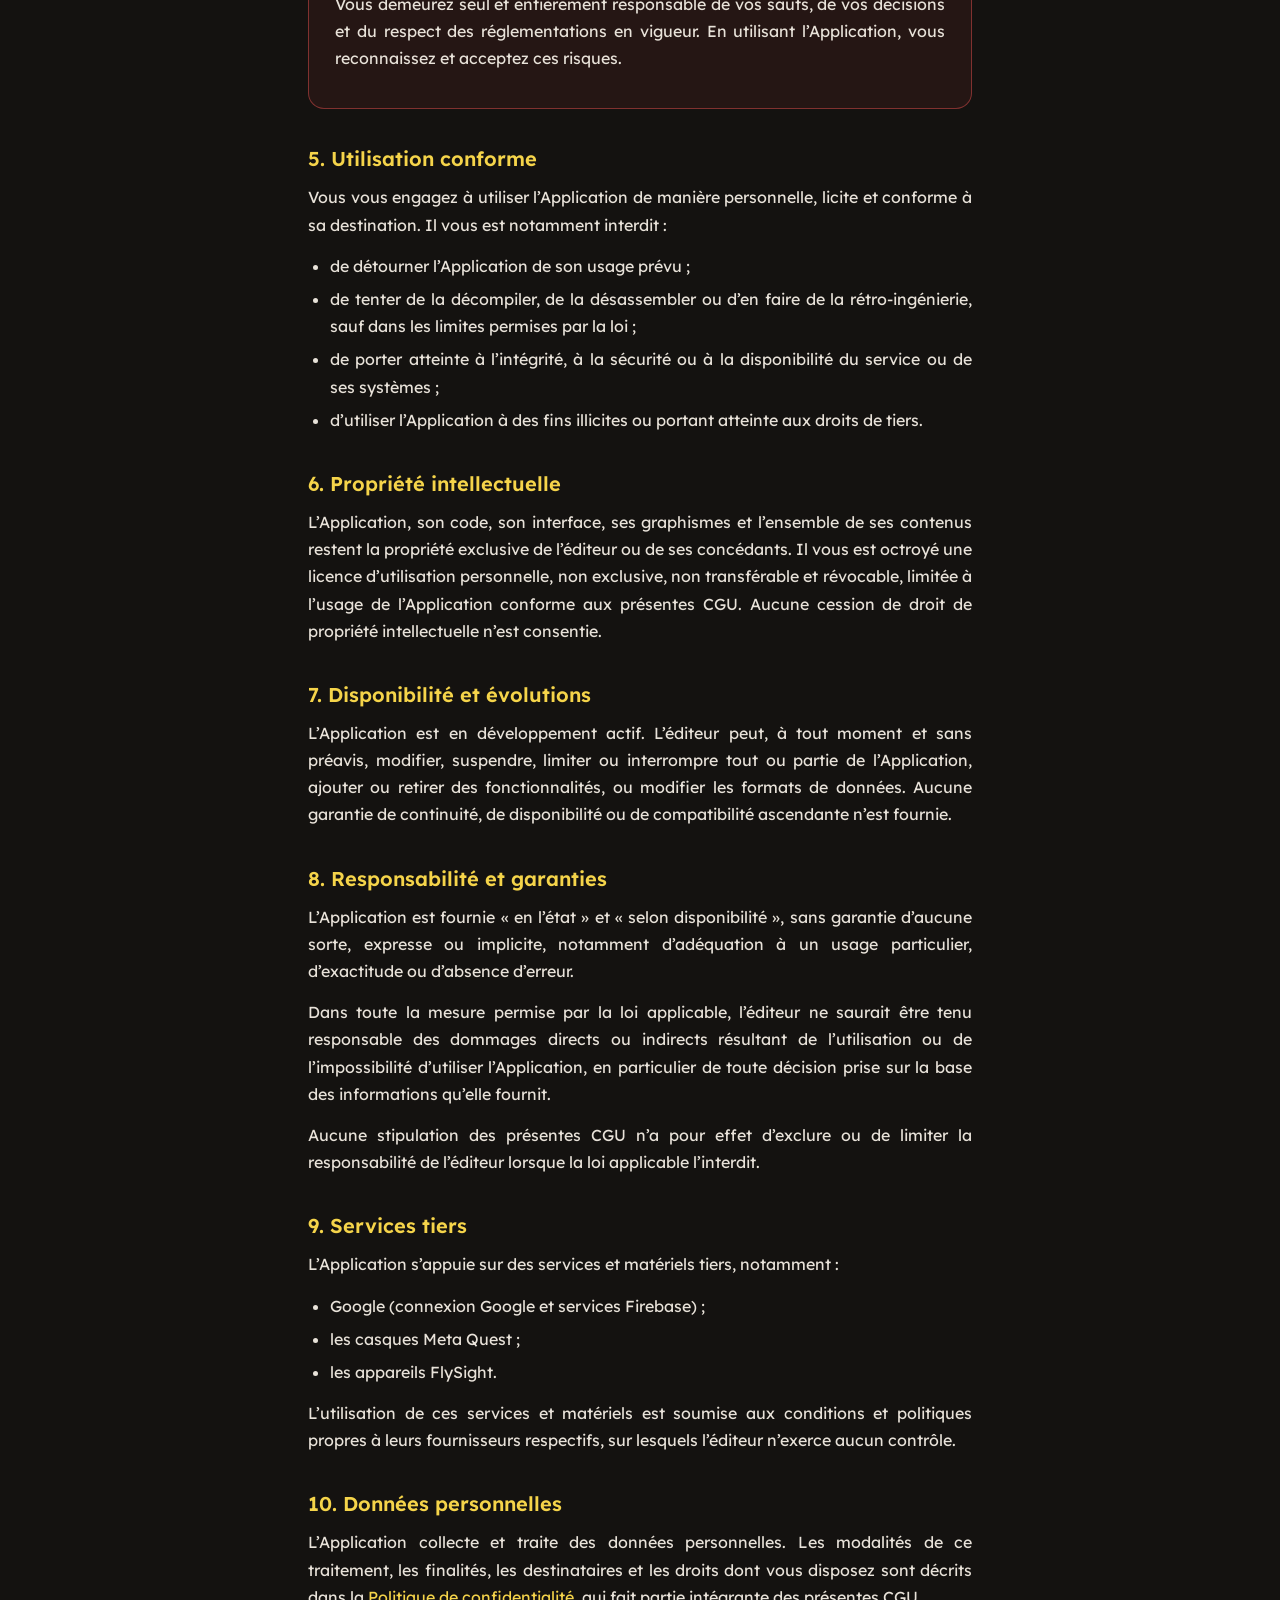
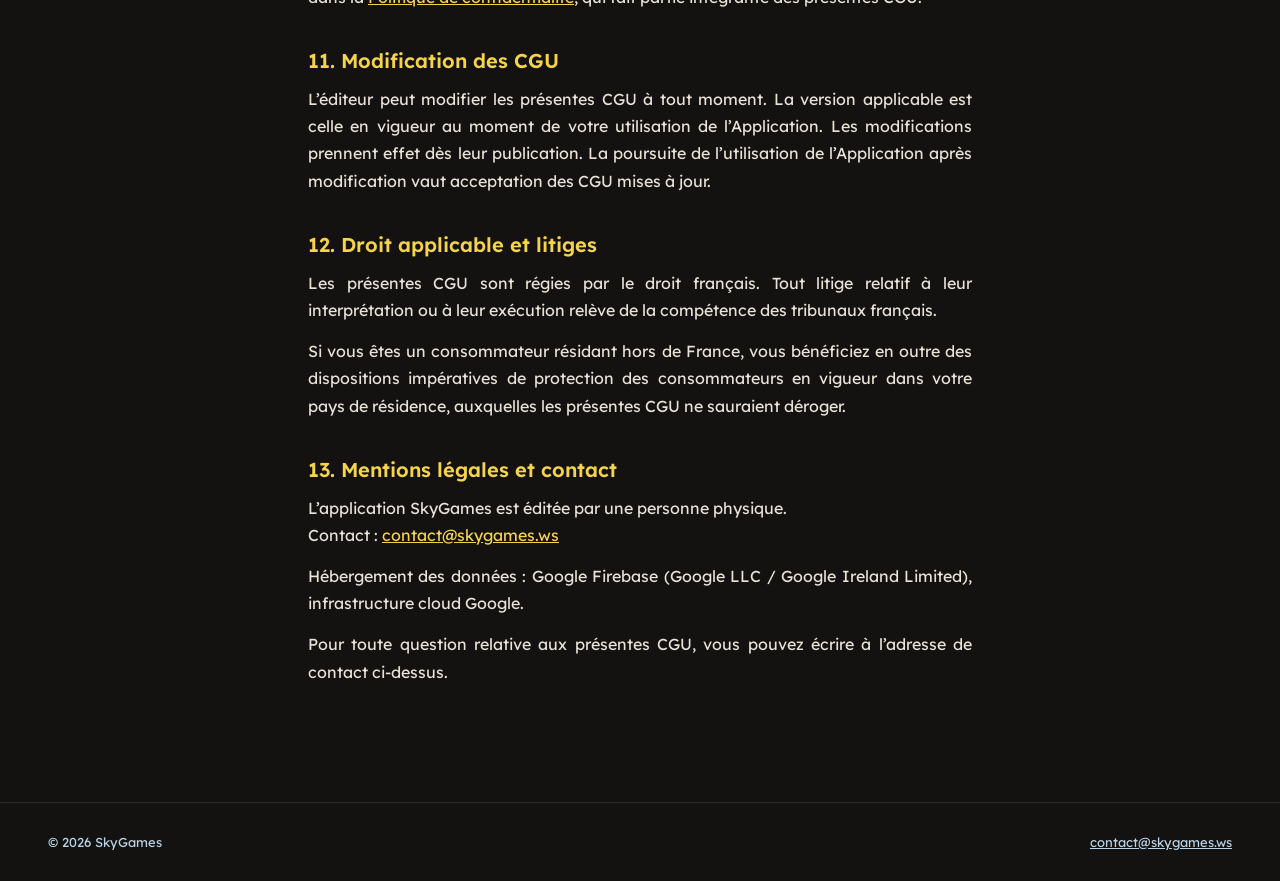
<file: legal/terms-fr.html>
<!DOCTYPE html>
<html lang="fr">
<head>
  <meta charset="utf-8" />
  <meta name="viewport" content="width=device-width, initial-scale=1" />
  <title>Conditions Générales d’Utilisation — SkyGames</title>
  <link href="https://fonts.googleapis.com/css2?family=Lexend:wght@400;600;800&display=swap" rel="stylesheet" />
  <link rel="stylesheet" href="../style.css" />
</head>
<body>
  <header class="top">
    <a class="brand" href="../index.html">Sky<span>Games</span></a>
    <nav>
      <a class="navlink" href="privacy-fr.html">Confidentialité</a>
      <a class="lang" href="terms-en.html">EN</a>
    </nav>
  </header>
  <main>
    <h1>Conditions Générales d’Utilisation</h1>
    <span class="updated">Dernière mise à jour&nbsp;: 17 mai 2026</span>

    <section>
      <h2>1. Objet et acceptation</h2>
      <p>Les présentes Conditions Générales d’Utilisation (ci-après les «&nbsp;CGU&nbsp;») régissent l’utilisation de l’application SkyGames (ci-après «&nbsp;l’Application&nbsp;»), disponible sur mobile et sur ordinateur.</p>
      <p>En téléchargeant, en installant ou en utilisant l’Application, vous reconnaissez avoir lu, compris et accepté sans réserve les présentes CGU. Si vous ne les acceptez pas, n’utilisez pas l’Application.</p>
    </section>

    <section>
      <h2>2. Description du service</h2>
      <p>SkyGames est un outil d’aide à la pratique du parachutisme et du vol en combinaison ailée (wingsuit). L’Application permet notamment&nbsp;:</p>
      <ul>
        <li>de se connecter à un appareil FlySight via Bluetooth (BLE) afin de le lire, de le configurer et d’exploiter ses données de vol&nbsp;;</li>
        <li>de communiquer avec un casque de réalité virtuelle Meta Quest 3 pour transférer et visualiser des données de vol&nbsp;;</li>
        <li>d’enregistrer, de consulter et d’analyser des sauts et des sessions d’entraînement.</li>
      </ul>
      <p>L’Application est un outil informatif et pédagogique. Elle ne constitue pas un équipement de saut ni un dispositif de sécurité.</p>
    </section>

    <section>
      <h2>3. Compte utilisateur</h2>
      <p>L’utilisation de l’Application nécessite la création d’un compte via une connexion Google (service Firebase Authentication). Vous êtes responsable de la confidentialité de vos identifiants et de toute activité effectuée depuis votre compte. Vous vous engagez à fournir des informations exactes et à les maintenir à jour.</p>
    </section>

    <section class="warning">
      <h2>4. Avertissement de sécurité — parachutisme et wingsuit</h2>
      <p class="lead">Lisez attentivement cette section.</p>
      <p>Le parachutisme, le BASE jump et le vol en wingsuit sont des activités intrinsèquement dangereuses pouvant entraîner des blessures graves ou la mort.</p>
      <p>L’Application n’est qu’une aide informative. Elle <strong>ne remplace en aucun cas</strong>&nbsp;:</p>
      <ul>
        <li>un altimètre ou tout instrument de mesure homologué&nbsp;;</li>
        <li>une formation dispensée par un organisme qualifié&nbsp;;</li>
        <li>le jugement personnel, l’expérience et la vigilance du pratiquant&nbsp;;</li>
        <li>les procédures et règles de sécurité applicables.</li>
      </ul>
      <p>Aucun composant de l’Application n’est un dispositif de sécurité certifié. Les données affichées peuvent être incomplètes, retardées, inexactes ou indisponibles. Vous ne devez jamais fonder une décision de sécurité sur les seules informations fournies par l’Application.</p>
      <p>Vous demeurez seul et entièrement responsable de vos sauts, de vos décisions et du respect des réglementations en vigueur. En utilisant l’Application, vous reconnaissez et acceptez ces risques.</p>
    </section>

    <section>
      <h2>5. Utilisation conforme</h2>
      <p>Vous vous engagez à utiliser l’Application de manière personnelle, licite et conforme à sa destination. Il vous est notamment interdit&nbsp;:</p>
      <ul>
        <li>de détourner l’Application de son usage prévu&nbsp;;</li>
        <li>de tenter de la décompiler, de la désassembler ou d’en faire de la rétro-ingénierie, sauf dans les limites permises par la loi&nbsp;;</li>
        <li>de porter atteinte à l’intégrité, à la sécurité ou à la disponibilité du service ou de ses systèmes&nbsp;;</li>
        <li>d’utiliser l’Application à des fins illicites ou portant atteinte aux droits de tiers.</li>
      </ul>
    </section>

    <section>
      <h2>6. Propriété intellectuelle</h2>
      <p>L’Application, son code, son interface, ses graphismes et l’ensemble de ses contenus restent la propriété exclusive de l’éditeur ou de ses concédants. Il vous est octroyé une licence d’utilisation personnelle, non exclusive, non transférable et révocable, limitée à l’usage de l’Application conforme aux présentes CGU. Aucune cession de droit de propriété intellectuelle n’est consentie.</p>
    </section>

    <section>
      <h2>7. Disponibilité et évolutions</h2>
      <p>L’Application est en développement actif. L’éditeur peut, à tout moment et sans préavis, modifier, suspendre, limiter ou interrompre tout ou partie de l’Application, ajouter ou retirer des fonctionnalités, ou modifier les formats de données. Aucune garantie de continuité, de disponibilité ou de compatibilité ascendante n’est fournie.</p>
    </section>

    <section>
      <h2>8. Responsabilité et garanties</h2>
      <p>L’Application est fournie «&nbsp;en l’état&nbsp;» et «&nbsp;selon disponibilité&nbsp;», sans garantie d’aucune sorte, expresse ou implicite, notamment d’adéquation à un usage particulier, d’exactitude ou d’absence d’erreur.</p>
      <p>Dans toute la mesure permise par la loi applicable, l’éditeur ne saurait être tenu responsable des dommages directs ou indirects résultant de l’utilisation ou de l’impossibilité d’utiliser l’Application, en particulier de toute décision prise sur la base des informations qu’elle fournit.</p>
      <p>Aucune stipulation des présentes CGU n’a pour effet d’exclure ou de limiter la responsabilité de l’éditeur lorsque la loi applicable l’interdit.</p>
    </section>

    <section>
      <h2>9. Services tiers</h2>
      <p>L’Application s’appuie sur des services et matériels tiers, notamment&nbsp;:</p>
      <ul>
        <li>Google (connexion Google et services Firebase)&nbsp;;</li>
        <li>les casques Meta Quest&nbsp;;</li>
        <li>les appareils FlySight.</li>
      </ul>
      <p>L’utilisation de ces services et matériels est soumise aux conditions et politiques propres à leurs fournisseurs respectifs, sur lesquels l’éditeur n’exerce aucun contrôle.</p>
    </section>

    <section>
      <h2>10. Données personnelles</h2>
      <p>L’Application collecte et traite des données personnelles. Les modalités de ce traitement, les finalités, les destinataires et les droits dont vous disposez sont décrits dans la <a href="privacy-fr.html">Politique de confidentialité</a>, qui fait partie intégrante des présentes CGU.</p>
    </section>

    <section>
      <h2>11. Modification des CGU</h2>
      <p>L’éditeur peut modifier les présentes CGU à tout moment. La version applicable est celle en vigueur au moment de votre utilisation de l’Application. Les modifications prennent effet dès leur publication. La poursuite de l’utilisation de l’Application après modification vaut acceptation des CGU mises à jour.</p>
    </section>

    <section>
      <h2>12. Droit applicable et litiges</h2>
      <p>Les présentes CGU sont régies par le droit français. Tout litige relatif à leur interprétation ou à leur exécution relève de la compétence des tribunaux français.</p>
      <p>Si vous êtes un consommateur résidant hors de France, vous bénéficiez en outre des dispositions impératives de protection des consommateurs en vigueur dans votre pays de résidence, auxquelles les présentes CGU ne sauraient déroger.</p>
    </section>

    <section>
      <h2>13. Mentions légales et contact</h2>
      <p>L’application SkyGames est éditée par une personne physique.<br />Contact&nbsp;: <a href="mailto:contact@skygames.ws">contact@skygames.ws</a></p>
      <p>Hébergement des données&nbsp;: Google Firebase (Google LLC / Google Ireland Limited), infrastructure cloud Google.</p>
      <p>Pour toute question relative aux présentes CGU, vous pouvez écrire à l’adresse de contact ci-dessus.</p>
    </section>
  </main>
  <footer>
    <span>&copy; 2026 SkyGames</span>
    <a href="mailto:contact@skygames.ws">contact@skygames.ws</a>
  </footer>
</body>
</html>
</file>
<file: style.css>
:root {
  --bg: #141210;
  --text: #e8e2d9;
  --muted: #b8d4e8;
  --gold: #f5d44a;
  --gold-deep: #e3b60a;
  --on-gold: #3d2e00;
  --sv: #1a2d42;
  --card: #2a2a2a;
  --danger: #ef5350;
}

* { box-sizing: border-box; }

html { scroll-behavior: smooth; }

body {
  margin: 0;
  background: var(--bg);
  color: var(--text);
  font-family: 'Lexend', system-ui, sans-serif;
  line-height: 1.7;
  text-wrap: pretty;
}

b, strong { font-weight: 600; }

header.top {
  display: flex;
  align-items: center;
  justify-content: space-between;
  gap: 16px;
  padding: 18px clamp(20px, 5vw, 48px);
  border-bottom: 1px solid var(--card);
  position: sticky;
  top: 0;
  background: rgba(20, 18, 16, 0.92);
  backdrop-filter: blur(8px);
  z-index: 10;
}

.brand {
  font-size: 20px;
  font-weight: 800;
  color: var(--text);
  text-decoration: none;
  letter-spacing: 0.02em;
}

.brand span { color: var(--gold); }

header.top nav {
  display: flex;
  align-items: center;
  gap: 10px;
  flex-wrap: wrap;
}

.navlink {
  color: var(--muted);
  text-decoration: none;
  font-size: 14px;
  font-weight: 600;
  padding: 8px 16px;
  border-radius: 999px;
  background: var(--sv);
}

.navlink:hover { color: var(--text); }

.lang {
  color: var(--on-gold);
  background: var(--gold);
  text-decoration: none;
  font-size: 14px;
  font-weight: 600;
  padding: 8px 16px;
  border-radius: 999px;
}

.lang:hover { background: var(--gold-deep); }

main {
  max-width: 760px;
  margin: 0 auto;
  padding: 48px clamp(20px, 5vw, 48px) 80px;
}

h1 {
  font-size: clamp(28px, 5vw, 36px);
  font-weight: 800;
  line-height: 1.25;
  margin: 0 0 16px;
}

.updated {
  display: inline-block;
  background: var(--sv);
  color: var(--muted);
  border-radius: 999px;
  padding: 8px 16px;
  font-size: 13px;
  font-weight: 600;
  margin: 0 0 32px;
}

section { margin: 36px 0; }

h2 {
  font-size: 20px;
  font-weight: 600;
  color: var(--gold);
  margin: 0 0 12px;
  line-height: 1.35;
}

h3 {
  font-size: 16px;
  font-weight: 600;
  color: var(--text);
  margin: 20px 0 8px;
}

p {
  margin: 0 0 14px;
  text-align: justify;
  hyphens: auto;
}

ul { margin: 0 0 14px; padding-left: 22px; }

li { margin: 6px 0; text-align: justify; hyphens: auto; }

a { color: var(--gold); }

.warning {
  background: rgba(239, 83, 80, 0.08);
  border: 1px solid rgba(239, 83, 80, 0.45);
  border-radius: 16px;
  padding: 22px 26px;
  margin: 36px 0;
}

.warning h2 { color: var(--danger); }

.warning .lead { font-weight: 600; }

footer {
  border-top: 1px solid var(--card);
  padding: 28px clamp(20px, 5vw, 48px);
  color: var(--muted);
  font-size: 13px;
  display: flex;
  gap: 16px;
  flex-wrap: wrap;
  justify-content: space-between;
}

footer a { color: var(--muted); }

/* Landing page */
.hero {
  text-align: center;
  padding: 64px 0 40px;
}

.hero h1 { font-size: clamp(36px, 7vw, 52px); margin-bottom: 12px; }

.hero h1 span { color: var(--gold); }

.hero p {
  color: var(--muted);
  text-align: center;
  max-width: 520px;
  margin: 0 auto 6px;
  font-size: 16px;
}

.docs {
  display: grid;
  grid-template-columns: repeat(auto-fit, minmax(260px, 1fr));
  gap: 16px;
  margin: 40px 0;
}

.doc-card {
  background: var(--card);
  border-radius: 16px;
  padding: 22px 24px;
  display: flex;
  flex-direction: column;
  gap: 12px;
}

.doc-card b { font-size: 16px; }

.doc-links { display: flex; gap: 10px; }

.doc-links a {
  color: var(--muted);
  background: var(--sv);
  text-decoration: none;
  font-size: 13px;
  font-weight: 600;
  padding: 7px 16px;
  border-radius: 999px;
}

.doc-links a:hover { color: var(--text); }
</file>
